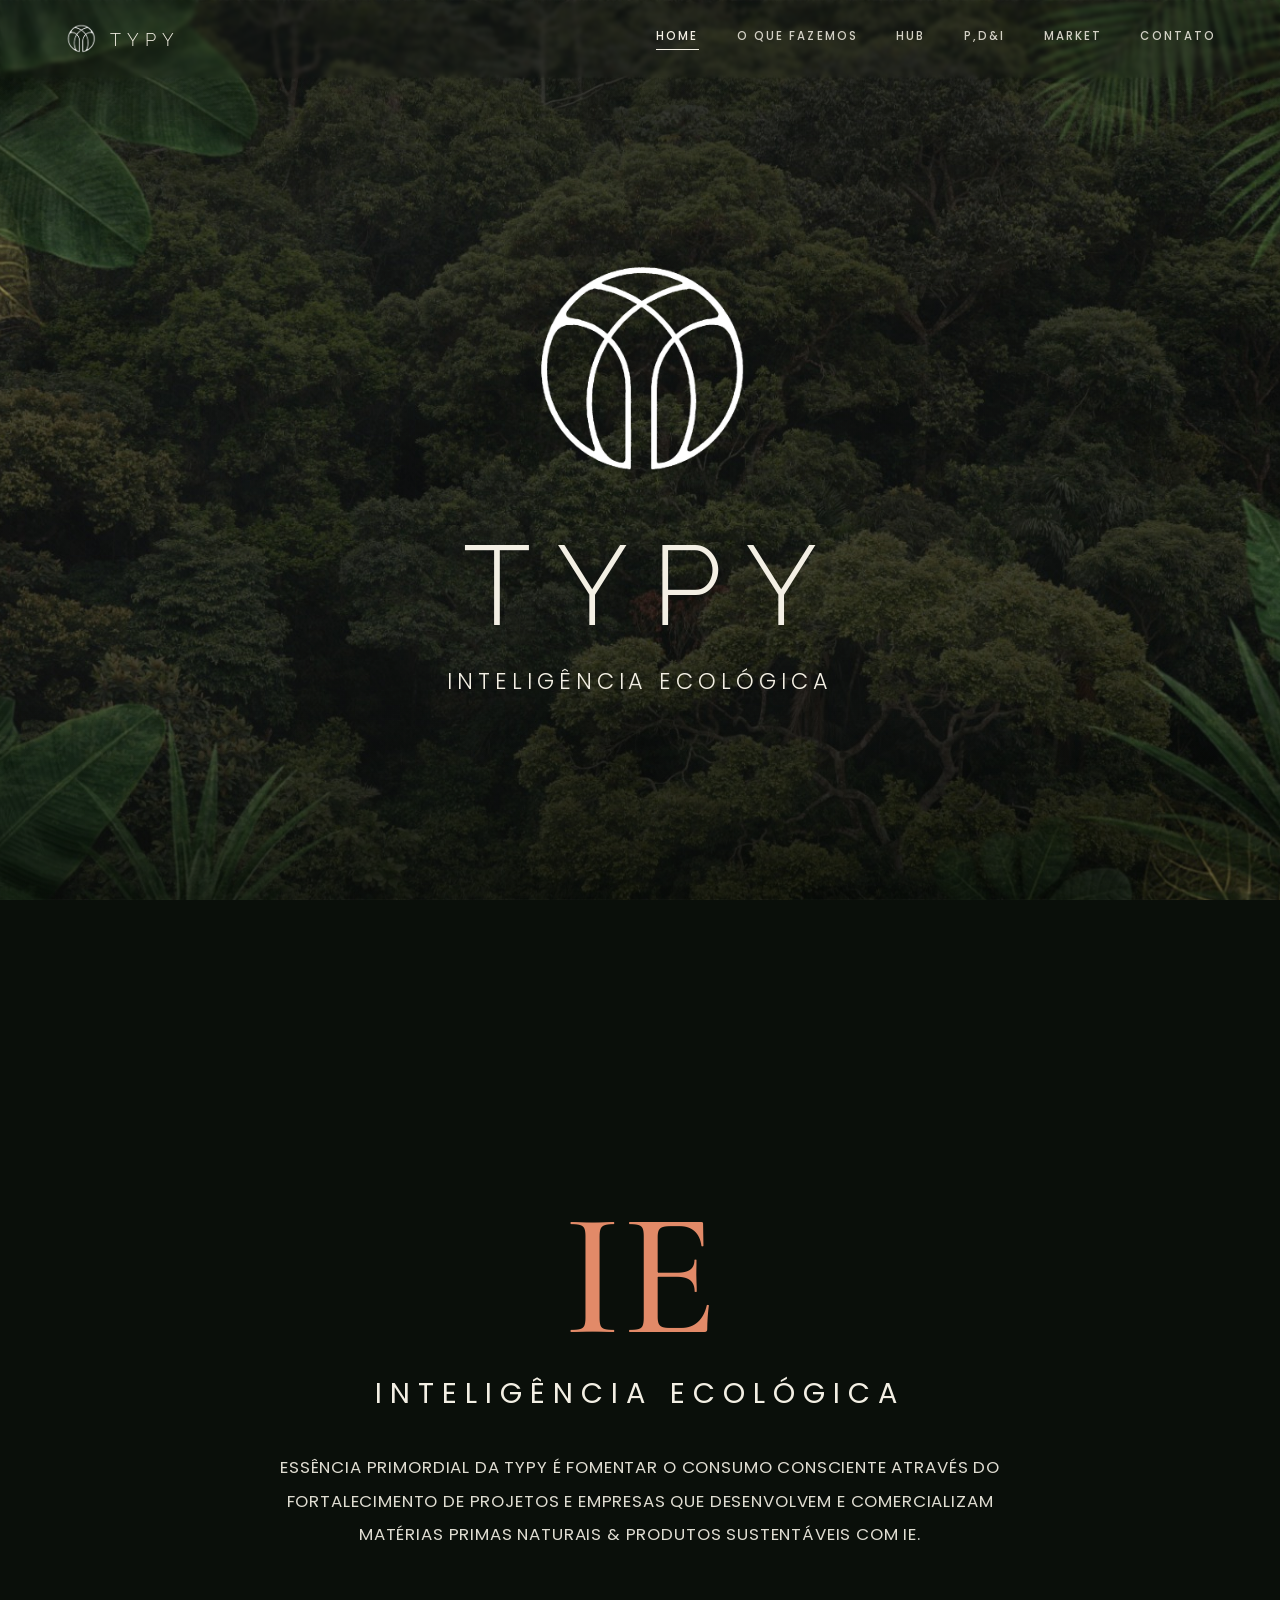
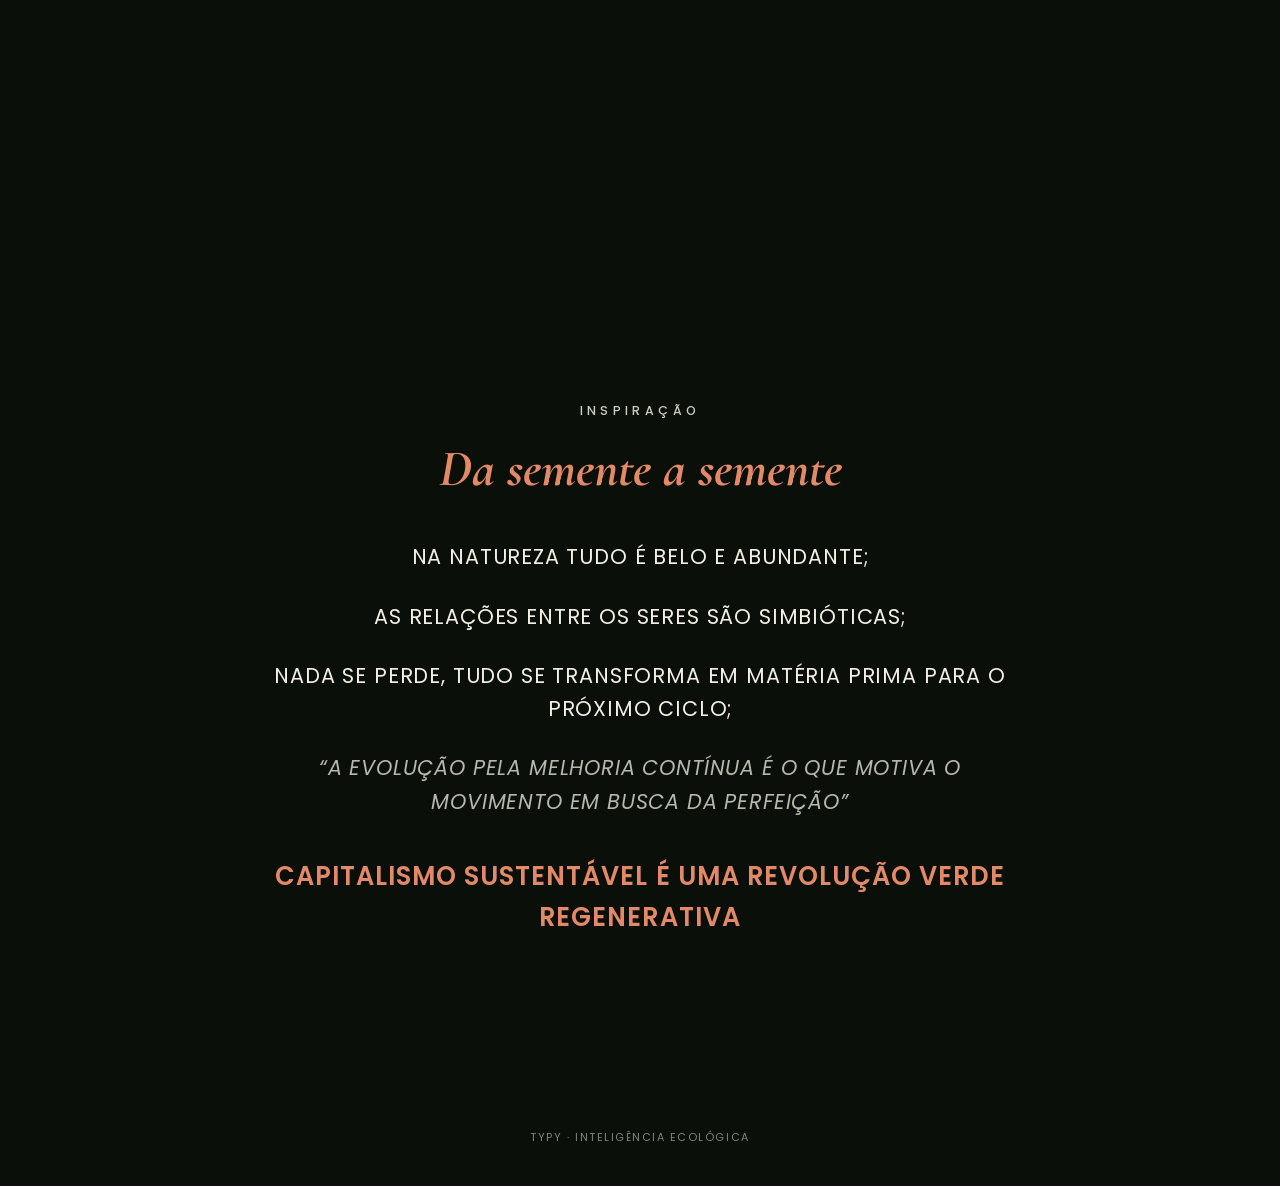
<file: index.html>
<!DOCTYPE html>
<html lang="pt-BR">
<head>
<meta charset="UTF-8">
<meta name="viewport" content="width=device-width, initial-scale=1.0">
<title>TYPY — Inteligência Ecológica</title>
<meta name="description" content="TYPY fomenta o consumo consciente através do fortalecimento de projetos e empresas de Inteligência Ecológica.">
<link rel="preconnect" href="https://fonts.googleapis.com">
<link href="https://fonts.googleapis.com/css2?family=Cormorant+Garamond:ital,wght@0,400;0,500;0,600;1,400&family=Poppins:wght@300;400;500;600&family=Raleway:wght@100;200;300&display=swap" rel="stylesheet">
<link rel="stylesheet" href="assets/style.css">
</head>
<body>

<div class="forest-bg"></div>
<div class="vignette"></div>

<header class="nav">
  <a href="index.html" class="brand">
    <img class="brand-mark" src="images/logo-mark.png" alt="">
    <span class="brand-word">TYPY</span>
  </a>
  <nav class="nav-links">
    <a href="index.html" class="active">Home</a>
    <a href="o-que-fazemos.html">O Que Fazemos</a>
    <a href="hub.html">Hub</a>
    <a href="pdi.html">P,D&amp;I</a>
    <a href="market.html">Market</a>
    <a href="contato.html">Contato</a>
  </nav>
  <button class="nav-toggle" aria-label="Abrir menu">☰</button>
</header>

<main>

  <!-- CAPA -->
  <section class="panel">
    <img class="hero-mark" src="images/logo-mark.png" alt="">
    <h1 class="hero-word">TYPY</h1>
    <p class="hero-tagline">Inteligência Ecológica</p>
  </section>

  <!-- IE -->
  <section class="panel reveal">
    <p class="ie-big">IE</p>
    <p class="ie-sub">Inteligência Ecológica</p>
    <p class="ie-text">
      Essência primordial da TYPY é fomentar o consumo consciente através do
      fortalecimento de projetos e empresas que desenvolvem e comercializam
      matérias primas naturais &amp; produtos sustentáveis com IE.
    </p>
  </section>

  <!-- INSPIRAÇÃO -->
  <section class="panel reveal">
    <p class="eyebrow">Inspiração</p>
    <h2 class="insp-title">Da semente a semente</h2>
    <div class="insp-lines">
      <p>Na natureza tudo é belo e abundante;</p>
      <p>As relações entre os seres são simbióticas;</p>
      <p>Nada se perde, tudo se transforma em matéria prima para o próximo ciclo;</p>
      <p class="insp-quote">“A evolução pela melhoria contínua é o que motiva o movimento em busca da perfeição”</p>
      <p class="insp-final">Capitalismo sustentável é uma revolução verde regenerativa</p>
    </div>
  </section>

</main>

<footer class="site-footer">TYPY · Inteligência Ecológica</footer>

<script src="assets/main.js"></script>
</body>
</html>
</file>
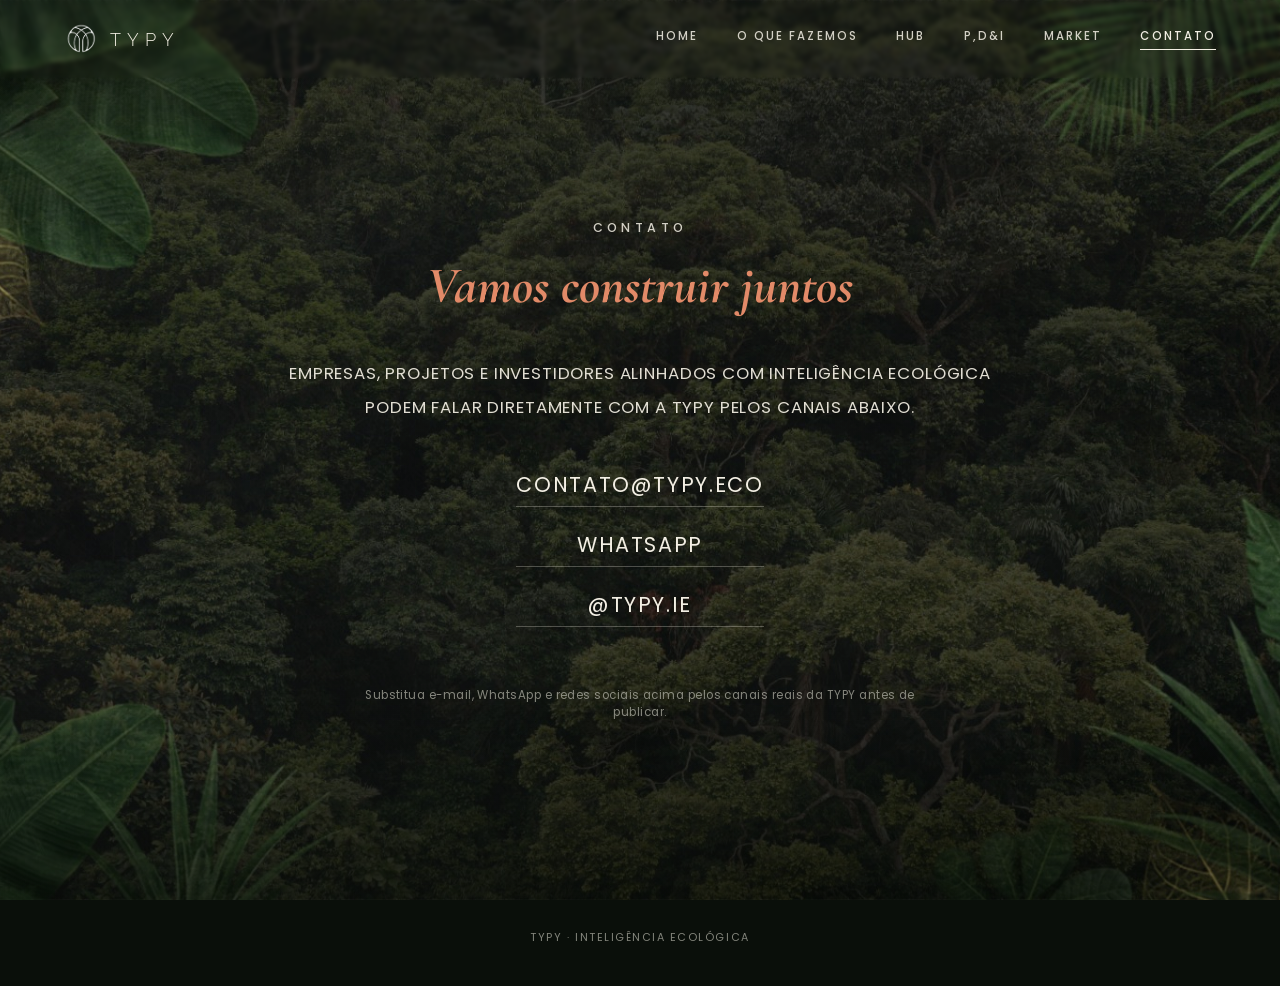
<file: contato.html>
<!DOCTYPE html>
<html lang="pt-BR">
<head>
<meta charset="UTF-8">
<meta name="viewport" content="width=device-width, initial-scale=1.0">
<title>Contato — TYPY</title>
<meta name="description" content="Fale com a TYPY — Inteligência Ecológica.">
<link rel="preconnect" href="https://fonts.googleapis.com">
<link href="https://fonts.googleapis.com/css2?family=Cormorant+Garamond:ital,wght@0,400;0,500;0,600;1,400&family=Poppins:wght@300;400;500;600&family=Raleway:wght@100;200;300&display=swap" rel="stylesheet">
<link rel="stylesheet" href="assets/style.css">
</head>
<body>

<div class="forest-bg"></div>
<div class="vignette"></div>

<header class="nav">
  <a href="index.html" class="brand">
    <img class="brand-mark" src="images/logo-mark.png" alt="">
    <span class="brand-word">TYPY</span>
  </a>
  <nav class="nav-links">
    <a href="index.html">Home</a>
    <a href="o-que-fazemos.html">O Que Fazemos</a>
    <a href="hub.html">Hub</a>
    <a href="pdi.html">P,D&amp;I</a>
    <a href="market.html">Market</a>
    <a href="contato.html" class="active">Contato</a>
  </nav>
  <button class="nav-toggle" aria-label="Abrir menu">☰</button>
</header>

<main>

  <section class="panel">
    <p class="eyebrow">Contato</p>
    <h1 class="insp-title">Vamos construir juntos</h1>
    <p class="ie-text" style="margin-top:0;">
      Empresas, projetos e investidores alinhados com Inteligência Ecológica
      podem falar diretamente com a TYPY pelos canais abaixo.
    </p>

    <div class="contact-list">
      <a href="mailto:contato@typy.eco">contato@typy.eco</a>
      <a href="https://wa.me/5500000000000" target="_blank" rel="noopener">WhatsApp</a>
      <a href="https://instagram.com/typy.ie" target="_blank" rel="noopener">@typy.ie</a>
    </div>

    <p class="note">Substitua e-mail, WhatsApp e redes sociais acima pelos canais reais da TYPY antes de publicar.</p>
  </section>

</main>

<footer class="site-footer">TYPY · Inteligência Ecológica</footer>

<script src="assets/main.js"></script>
</body>
</html>
</file>
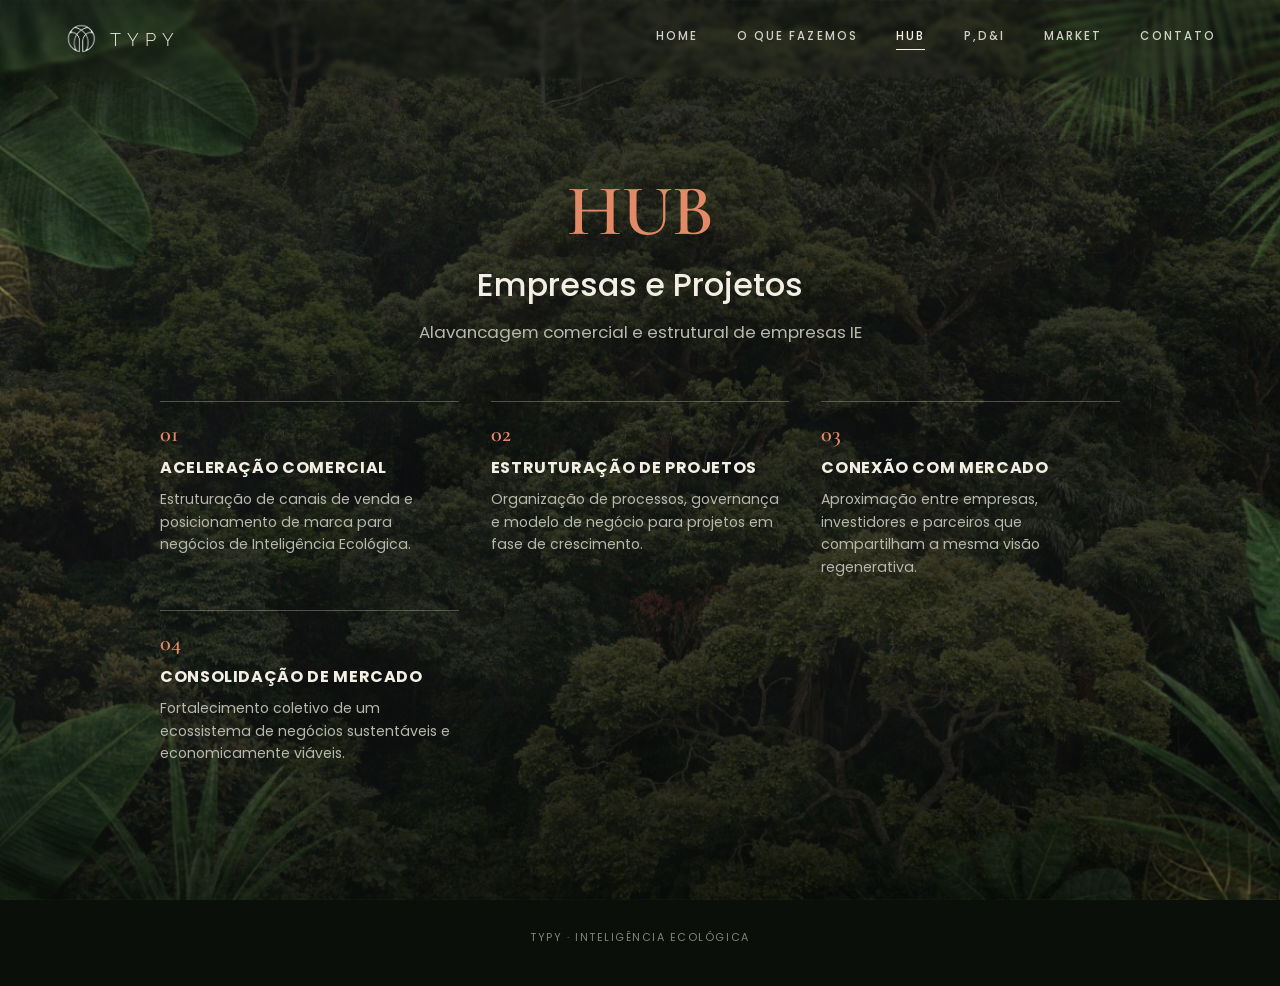
<file: hub.html>
<!DOCTYPE html>
<html lang="pt-BR">
<head>
<meta charset="UTF-8">
<meta name="viewport" content="width=device-width, initial-scale=1.0">
<title>Hub — TYPY</title>
<meta name="description" content="HUB TYPY: alavancagem comercial e estrutural de empresas e projetos de Inteligência Ecológica.">
<link rel="preconnect" href="https://fonts.googleapis.com">
<link href="https://fonts.googleapis.com/css2?family=Cormorant+Garamond:ital,wght@0,400;0,500;0,600;1,400&family=Poppins:wght@300;400;500;600&family=Raleway:wght@100;200;300&display=swap" rel="stylesheet">
<link rel="stylesheet" href="assets/style.css">
</head>
<body>

<div class="forest-bg"></div>
<div class="vignette"></div>

<header class="nav">
  <a href="index.html" class="brand">
    <img class="brand-mark" src="images/logo-mark.png" alt="">
    <span class="brand-word">TYPY</span>
  </a>
  <nav class="nav-links">
    <a href="index.html">Home</a>
    <a href="o-que-fazemos.html">O Que Fazemos</a>
    <a href="hub.html" class="active">Hub</a>
    <a href="pdi.html">P,D&amp;I</a>
    <a href="market.html">Market</a>
    <a href="contato.html">Contato</a>
  </nav>
  <button class="nav-toggle" aria-label="Abrir menu">☰</button>
</header>

<main>

  <section class="panel">
    <p class="detail-tag">HUB</p>
    <h1 class="detail-title">Empresas e Projetos</h1>
    <p class="detail-subtitle">Alavancagem comercial e estrutural de empresas IE</p>

    <div class="pillars">
      <div class="pillar">
        <span class="pillar-index">01</span>
        <h4>Aceleração Comercial</h4>
        <p>Estruturação de canais de venda e posicionamento de marca para negócios de Inteligência Ecológica.</p>
      </div>
      <div class="pillar">
        <span class="pillar-index">02</span>
        <h4>Estruturação de Projetos</h4>
        <p>Organização de processos, governança e modelo de negócio para projetos em fase de crescimento.</p>
      </div>
      <div class="pillar">
        <span class="pillar-index">03</span>
        <h4>Conexão com Mercado</h4>
        <p>Aproximação entre empresas, investidores e parceiros que compartilham a mesma visão regenerativa.</p>
      </div>
      <div class="pillar">
        <span class="pillar-index">04</span>
        <h4>Consolidação de Mercado</h4>
        <p>Fortalecimento coletivo de um ecossistema de negócios sustentáveis e economicamente viáveis.</p>
      </div>
    </div>
  </section>

</main>

<footer class="site-footer">TYPY · Inteligência Ecológica</footer>

<script src="assets/main.js"></script>
</body>
</html>
</file>
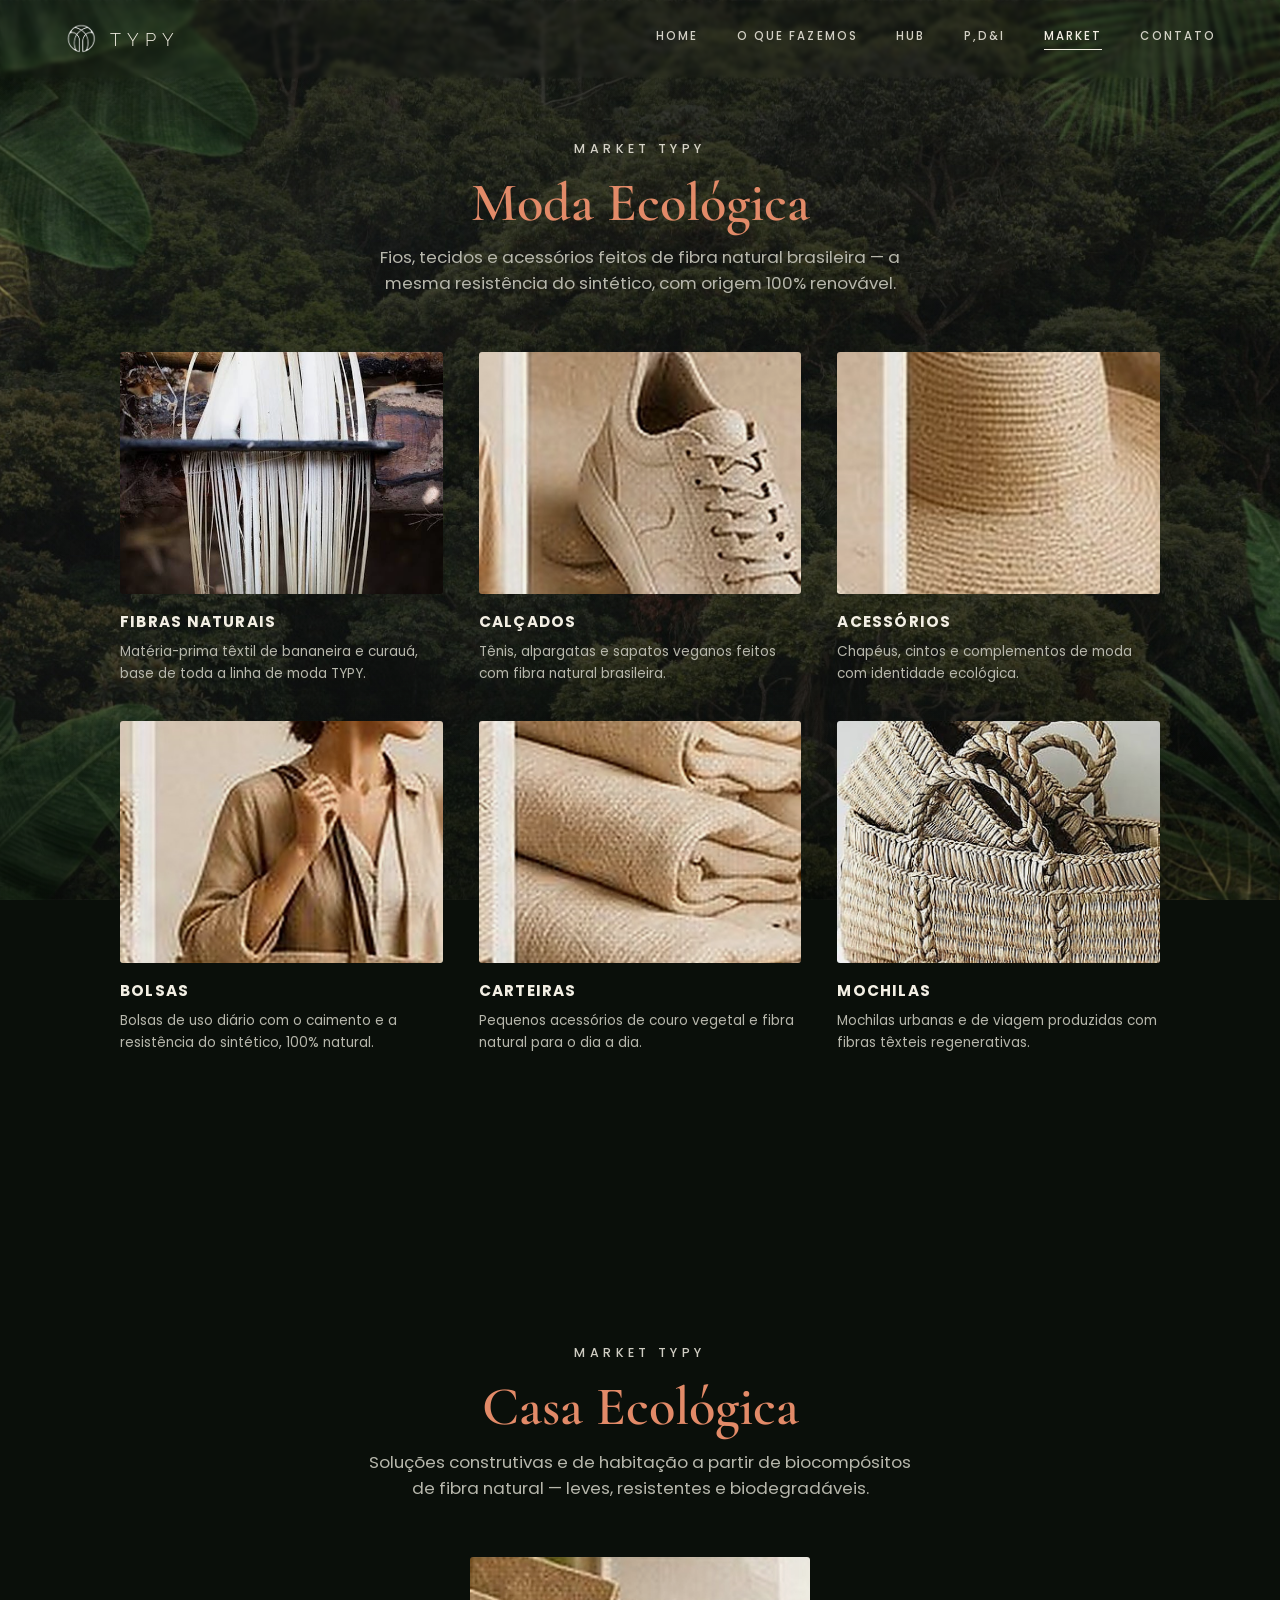
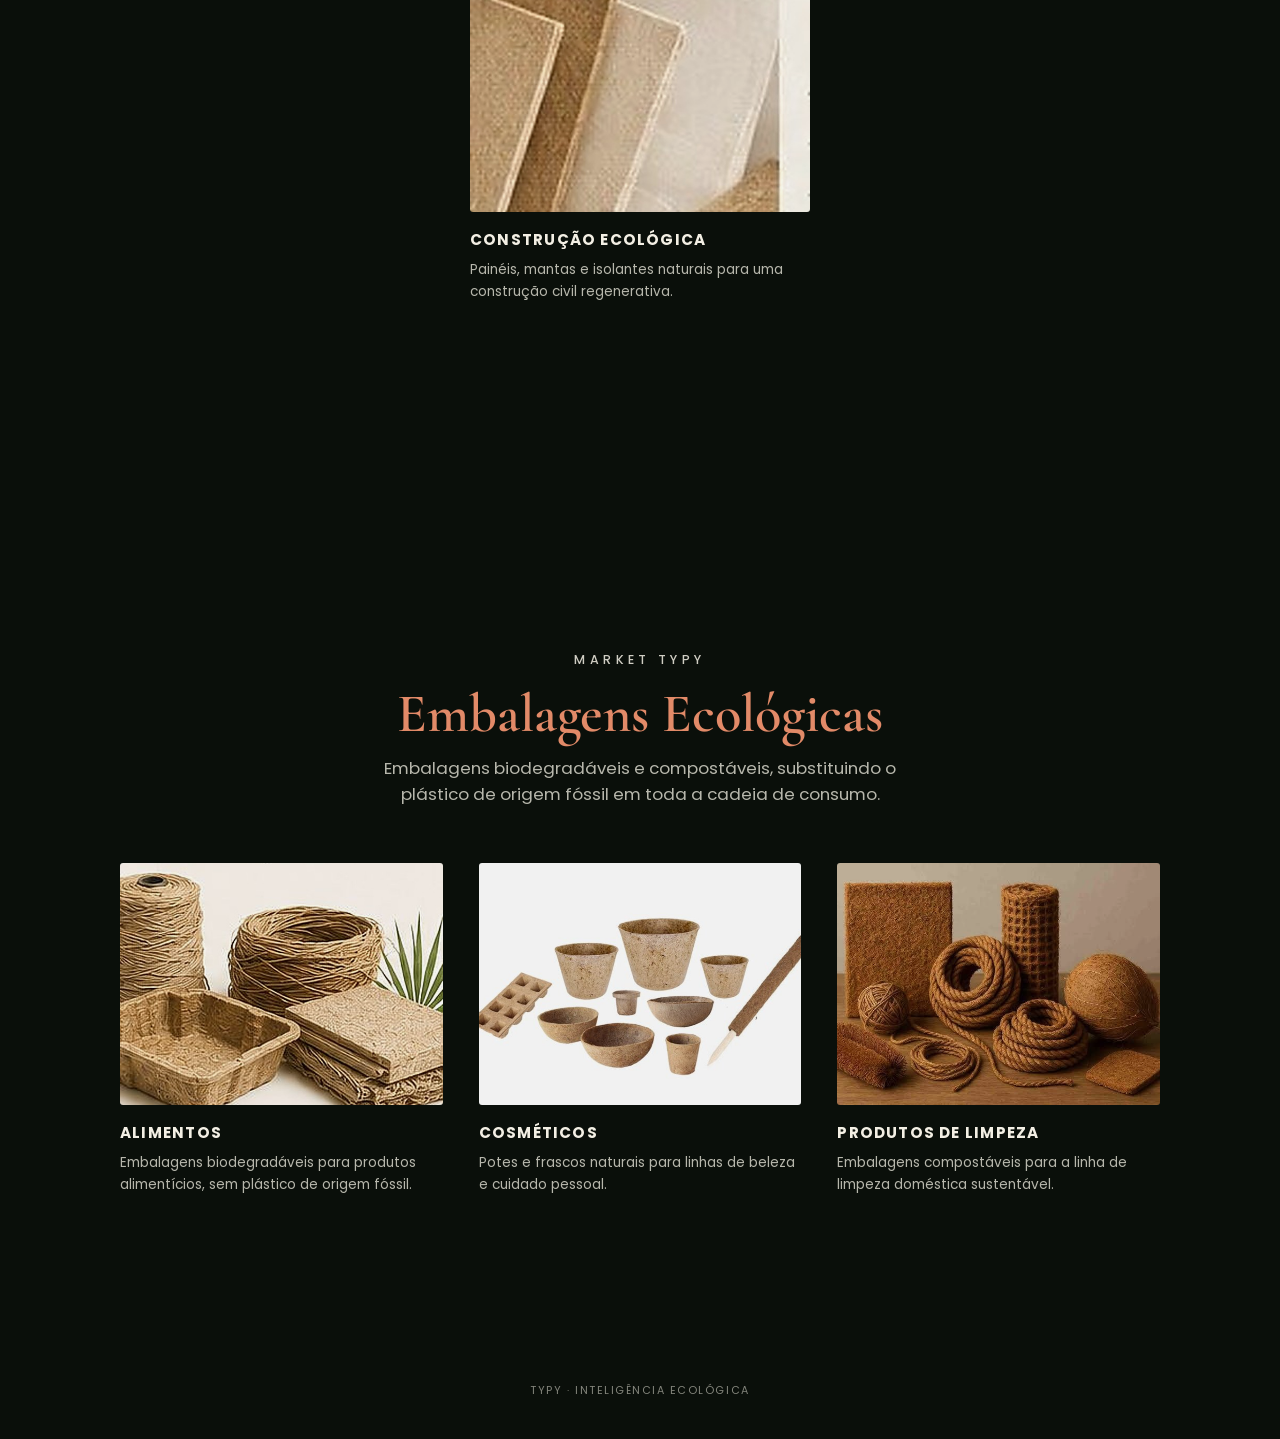
<file: market.html>
<!DOCTYPE html>
<html lang="pt-BR">
<head>
<meta charset="UTF-8">
<meta name="viewport" content="width=device-width, initial-scale=1.0">
<title>Market — TYPY</title>
<meta name="description" content="Market TYPY: moda ecológica, casa ecológica e embalagens ecológicas feitas a partir de fibras naturais brasileiras.">
<link rel="preconnect" href="https://fonts.googleapis.com">
<link href="https://fonts.googleapis.com/css2?family=Cormorant+Garamond:ital,wght@0,400;0,500;0,600;1,400&family=Poppins:wght@300;400;500;600&family=Raleway:wght@100;200;300&display=swap" rel="stylesheet">
<link rel="stylesheet" href="assets/style.css">
</head>
<body>

<div class="forest-bg"></div>
<div class="vignette"></div>

<header class="nav">
  <a href="index.html" class="brand">
    <img class="brand-mark" src="images/logo-mark.png" alt="">
    <span class="brand-word">TYPY</span>
  </a>
  <nav class="nav-links">
    <a href="index.html">Home</a>
    <a href="o-que-fazemos.html">O Que Fazemos</a>
    <a href="hub.html">Hub</a>
    <a href="pdi.html">P,D&amp;I</a>
    <a href="market.html" class="active">Market</a>
    <a href="contato.html">Contato</a>
  </nav>
  <button class="nav-toggle" aria-label="Abrir menu">☰</button>
</header>

<main>

  <!-- MODA ECOLÓGICA -->
  <section class="panel">
    <p class="eyebrow">Market TYPY</p>
    <h1 class="detail-tag" style="font-size:clamp(2rem,6vw,3.4rem);">Moda Ecológica</h1>
    <p class="detail-subtitle">Fios, tecidos e acessórios feitos de fibra natural brasileira — a mesma resistência do sintético, com origem 100% renovável.</p>

    <div class="market-grid">
      <div class="market-card">
        <div class="thumb"><img src="images/market/fibras-naturais.jpg" alt="Fibra natural brasileira sendo preparada artesanalmente"></div>
        <h4>Fibras Naturais</h4>
        <p>Matéria-prima têxtil de bananeira e curauá, base de toda a linha de moda TYPY.</p>
      </div>
      <div class="market-card">
        <div class="thumb"><img src="images/market/calcados.jpg" alt="Tênis vegano feito com fibra natural"></div>
        <h4>Calçados</h4>
        <p>Tênis, alpargatas e sapatos veganos feitos com fibra natural brasileira.</p>
      </div>
      <div class="market-card">
        <div class="thumb"><img src="images/market/acessorios.jpg" alt="Chapéu artesanal de fibra natural"></div>
        <h4>Acessórios</h4>
        <p>Chapéus, cintos e complementos de moda com identidade ecológica.</p>
      </div>
      <div class="market-card">
        <div class="thumb"><img src="images/market/bolsas.jpg" alt="Bolsa ecológica feita de fibra natural"></div>
        <h4>Bolsas</h4>
        <p>Bolsas de uso diário com o caimento e a resistência do sintético, 100% natural.</p>
      </div>
      <div class="market-card">
        <div class="thumb"><img src="images/market/carteiras.jpg" alt="Tecido natural dobrado, material usado em pequenos acessórios"></div>
        <h4>Carteiras</h4>
        <p>Pequenos acessórios de couro vegetal e fibra natural para o dia a dia.</p>
      </div>
      <div class="market-card">
        <div class="thumb"><img src="images/market/mochilas.jpg" alt="Bolsas trançadas em fibra natural com alças"></div>
        <h4>Mochilas</h4>
        <p>Mochilas urbanas e de viagem produzidas com fibras têxteis regenerativas.</p>
      </div>
    </div>
  </section>

  <!-- CASA ECOLÓGICA -->
  <section class="panel reveal">
    <p class="eyebrow">Market TYPY</p>
    <h1 class="detail-tag" style="font-size:clamp(2rem,6vw,3.4rem);">Casa Ecológica</h1>
    <p class="detail-subtitle">Soluções construtivas e de habitação a partir de biocompósitos de fibra natural — leves, resistentes e biodegradáveis.</p>

    <div class="market-grid market-grid--single">
      <div class="market-card">
        <div class="thumb"><img src="images/market/construcao-ecologica.jpg" alt="Painéis de biocompósito de fibra natural para construção"></div>
        <h4>Construção Ecológica</h4>
        <p>Painéis, mantas e isolantes naturais para uma construção civil regenerativa.</p>
      </div>
    </div>
  </section>

  <!-- EMBALAGENS ECOLÓGICAS -->
  <section class="panel reveal">
    <p class="eyebrow">Market TYPY</p>
    <h1 class="detail-tag" style="font-size:clamp(2rem,6vw,3.4rem);">Embalagens Ecológicas</h1>
    <p class="detail-subtitle">Embalagens biodegradáveis e compostáveis, substituindo o plástico de origem fóssil em toda a cadeia de consumo.</p>

    <div class="market-grid">
      <div class="market-card">
        <div class="thumb"><img src="images/market/embalagens-alimentos.jpg" alt="Embalagens biodegradáveis de fibra natural para alimentos"></div>
        <h4>Alimentos</h4>
        <p>Embalagens biodegradáveis para produtos alimentícios, sem plástico de origem fóssil.</p>
      </div>
      <div class="market-card">
        <div class="thumb"><img src="images/market/embalagens-cosmeticos.jpg" alt="Potes biodegradáveis de fibra de coco"></div>
        <h4>Cosméticos</h4>
        <p>Potes e frascos naturais para linhas de beleza e cuidado pessoal.</p>
      </div>
      <div class="market-card">
        <div class="thumb"><img src="images/market/embalagens-limpeza.jpg" alt="Produtos naturais de fibra de coco"></div>
        <h4>Produtos de Limpeza</h4>
        <p>Embalagens compostáveis para a linha de limpeza doméstica sustentável.</p>
      </div>
    </div>
  </section>

</main>

<footer class="site-footer">TYPY · Inteligência Ecológica</footer>

<script src="assets/main.js"></script>
</body>
</html>
</file>
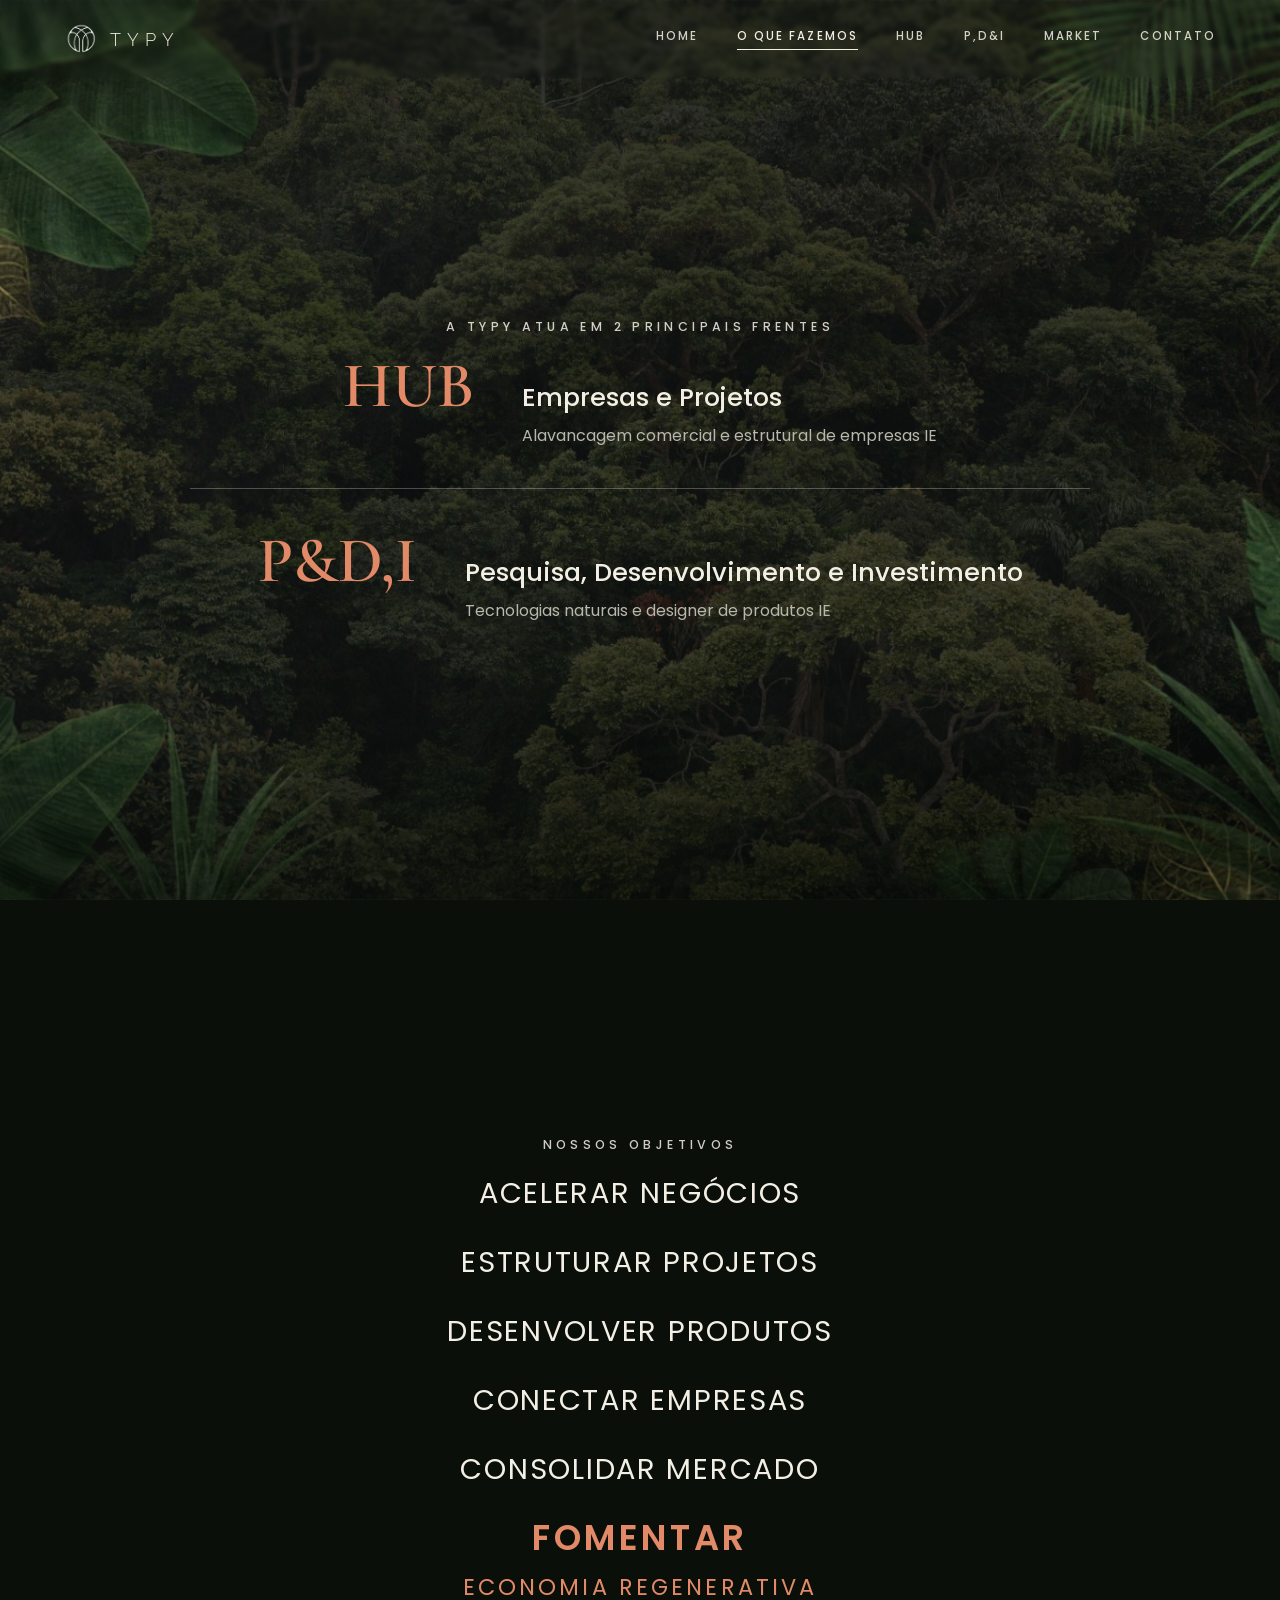
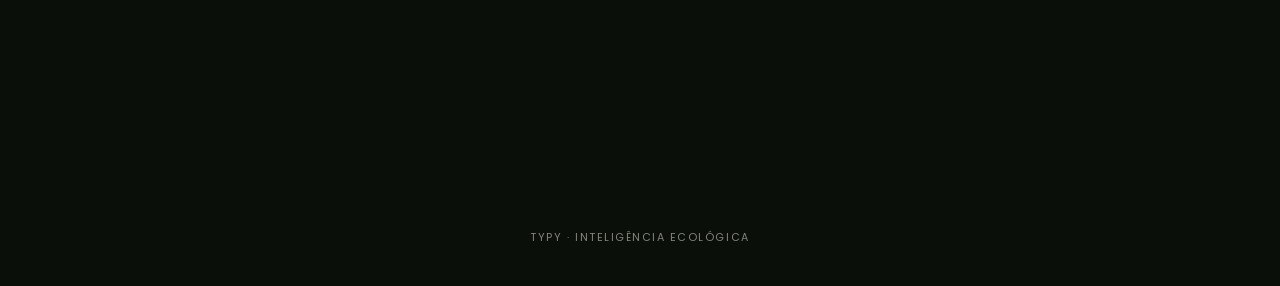
<file: o-que-fazemos.html>
<!DOCTYPE html>
<html lang="pt-BR">
<head>
<meta charset="UTF-8">
<meta name="viewport" content="width=device-width, initial-scale=1.0">
<title>O Que Fazemos — TYPY</title>
<meta name="description" content="A TYPY atua em duas frentes: HUB de Empresas e Projetos, e P,D&I — Pesquisa, Desenvolvimento e Investimento.">
<link rel="preconnect" href="https://fonts.googleapis.com">
<link href="https://fonts.googleapis.com/css2?family=Cormorant+Garamond:ital,wght@0,400;0,500;0,600;1,400&family=Poppins:wght@300;400;500;600&family=Raleway:wght@100;200;300&display=swap" rel="stylesheet">
<link rel="stylesheet" href="assets/style.css">
</head>
<body>

<div class="forest-bg"></div>
<div class="vignette"></div>

<header class="nav">
  <a href="index.html" class="brand">
    <img class="brand-mark" src="images/logo-mark.png" alt="">
    <span class="brand-word">TYPY</span>
  </a>
  <nav class="nav-links">
    <a href="index.html">Home</a>
    <a href="o-que-fazemos.html" class="active">O Que Fazemos</a>
    <a href="hub.html">Hub</a>
    <a href="pdi.html">P,D&amp;I</a>
    <a href="market.html">Market</a>
    <a href="contato.html">Contato</a>
  </nav>
  <button class="nav-toggle" aria-label="Abrir menu">☰</button>
</header>

<main>

  <!-- 2 FRENTES -->
  <section class="panel">
    <p class="eyebrow">A TYPY atua em 2 principais frentes</p>
    <div class="frentes">
      <div class="frente-row">
        <span class="frente-tag">HUB</span>
        <div class="frente-copy">
          <h3>Empresas e Projetos</h3>
          <p>Alavancagem comercial e estrutural de empresas IE</p>
        </div>
      </div>
      <div class="frente-divider"></div>
      <div class="frente-row">
        <span class="frente-tag">P&amp;D,I</span>
        <div class="frente-copy">
          <h3>Pesquisa, Desenvolvimento e Investimento</h3>
          <p>Tecnologias naturais e designer de produtos IE</p>
        </div>
      </div>
    </div>
  </section>

  <!-- OBJETIVOS -->
  <section class="panel reveal">
    <p class="eyebrow">Nossos Objetivos</p>
    <ul class="obj-list">
      <li>Acelerar Negócios</li>
      <li>Estruturar Projetos</li>
      <li>Desenvolver Produtos</li>
      <li>Conectar Empresas</li>
      <li>Consolidar Mercado</li>
    </ul>
    <div class="obj-final">
      <span class="fomentar">Fomentar</span>
      <span class="economia">Economia Regenerativa</span>
    </div>
  </section>

</main>

<footer class="site-footer">TYPY · Inteligência Ecológica</footer>

<script src="assets/main.js"></script>
</body>
</html>
</file>
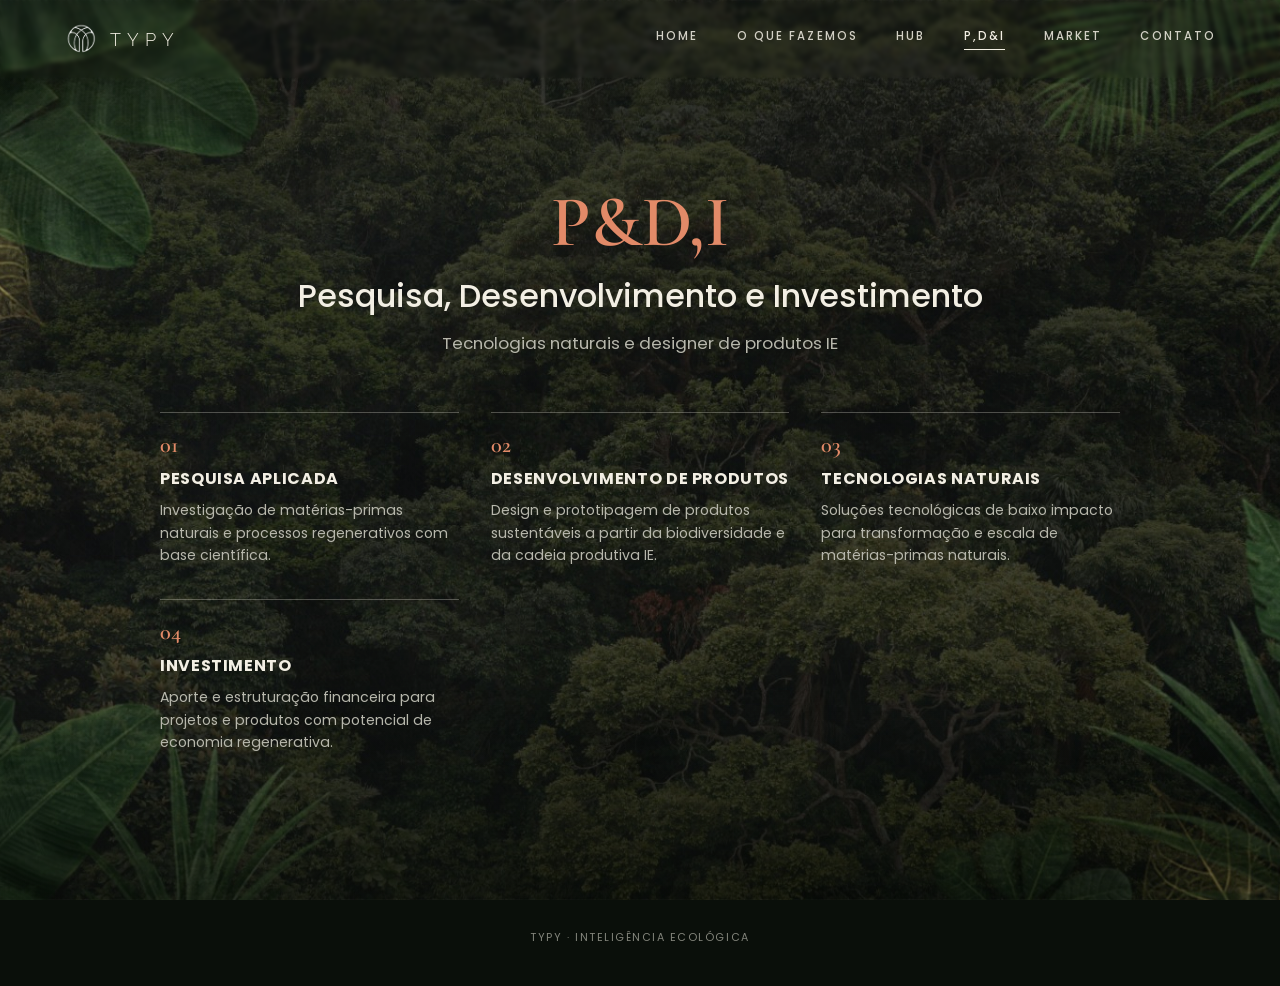
<file: pdi.html>
<!DOCTYPE html>
<html lang="pt-BR">
<head>
<meta charset="UTF-8">
<meta name="viewport" content="width=device-width, initial-scale=1.0">
<title>P,D&amp;I — TYPY</title>
<meta name="description" content="P,D&I TYPY: pesquisa, desenvolvimento e investimento em tecnologias naturais e design de produtos de Inteligência Ecológica.">
<link rel="preconnect" href="https://fonts.googleapis.com">
<link href="https://fonts.googleapis.com/css2?family=Cormorant+Garamond:ital,wght@0,400;0,500;0,600;1,400&family=Poppins:wght@300;400;500;600&family=Raleway:wght@100;200;300&display=swap" rel="stylesheet">
<link rel="stylesheet" href="assets/style.css">
</head>
<body>

<div class="forest-bg"></div>
<div class="vignette"></div>

<header class="nav">
  <a href="index.html" class="brand">
    <img class="brand-mark" src="images/logo-mark.png" alt="">
    <span class="brand-word">TYPY</span>
  </a>
  <nav class="nav-links">
    <a href="index.html">Home</a>
    <a href="o-que-fazemos.html">O Que Fazemos</a>
    <a href="hub.html">Hub</a>
    <a href="pdi.html" class="active">P,D&amp;I</a>
    <a href="market.html">Market</a>
    <a href="contato.html">Contato</a>
  </nav>
  <button class="nav-toggle" aria-label="Abrir menu">☰</button>
</header>

<main>

  <section class="panel">
    <p class="detail-tag">P&amp;D,I</p>
    <h1 class="detail-title">Pesquisa, Desenvolvimento e Investimento</h1>
    <p class="detail-subtitle">Tecnologias naturais e designer de produtos IE</p>

    <div class="pillars">
      <div class="pillar">
        <span class="pillar-index">01</span>
        <h4>Pesquisa Aplicada</h4>
        <p>Investigação de matérias-primas naturais e processos regenerativos com base científica.</p>
      </div>
      <div class="pillar">
        <span class="pillar-index">02</span>
        <h4>Desenvolvimento de Produtos</h4>
        <p>Design e prototipagem de produtos sustentáveis a partir da biodiversidade e da cadeia produtiva IE.</p>
      </div>
      <div class="pillar">
        <span class="pillar-index">03</span>
        <h4>Tecnologias Naturais</h4>
        <p>Soluções tecnológicas de baixo impacto para transformação e escala de matérias-primas naturais.</p>
      </div>
      <div class="pillar">
        <span class="pillar-index">04</span>
        <h4>Investimento</h4>
        <p>Aporte e estruturação financeira para projetos e produtos com potencial de economia regenerativa.</p>
      </div>
    </div>
  </section>

</main>

<footer class="site-footer">TYPY · Inteligência Ecológica</footer>

<script src="assets/main.js"></script>
</body>
</html>
</file>
<file: assets/style.css>
/* ============================================================
   TYPY — Inteligência Ecológica
   Folha de estilos compartilhada por todas as páginas
   ============================================================ */

* { margin: 0; padding: 0; box-sizing: border-box; }

:root {
  --forest-950: #0a0f0a;
  --forest-900: #10160f;
  --forest-800: #1b241a;
  --forest-700: #29342a;
  --coral: #e28a68;
  --coral-light: #eea988;
  --cream: #f3efe4;
  --gray: #b7b7ac;
  --line: rgba(243, 239, 228, 0.28);
  --font-sans: 'Poppins', sans-serif;
  --font-serif: 'Cormorant Garamond', serif;
  --font-display: 'Raleway', sans-serif;
}

html {
  scroll-behavior: smooth;
  scroll-snap-type: y proximity;
}

body {
  background: var(--forest-950);
  color: var(--cream);
  font-family: var(--font-sans);
  overflow-x: hidden;
}

a { color: inherit; text-decoration: none; }
ul { list-style: none; }
img { max-width: 100%; display: block; }

/* ---------- fundo de floresta (foto real) ---------- */

.forest-bg {
  position: fixed;
  inset: 0;
  z-index: -3;
  background: #0a0f0a url("../images/forest-bg.jpg") center / cover no-repeat;
}

/* vinheta leve — a própria foto já traz as folhas de canto e o escurecimento */
.vignette {
  position: fixed;
  inset: 0;
  z-index: -1;
  pointer-events: none;
  background:
    linear-gradient(180deg, rgba(6, 10, 6, 0.35) 0%, rgba(6, 10, 6, 0.1) 25%, rgba(6, 10, 6, 0.15) 70%, rgba(4, 7, 4, 0.55) 100%);
}

/* ---------- navegação ---------- */

.nav {
  position: fixed;
  top: 0;
  left: 0;
  right: 0;
  z-index: 50;
  display: flex;
  align-items: center;
  justify-content: space-between;
  padding: 22px clamp(20px, 5vw, 64px);
  backdrop-filter: blur(2px);
}

.brand {
  display: flex;
  align-items: center;
  gap: 12px;
}

.brand-mark { width: 34px; height: 34px; flex-shrink: 0; object-fit: contain; }

.brand-word {
  font-family: var(--font-display);
  font-weight: 300;
  font-size: 1.15rem;
  letter-spacing: 0.32em;
}

.nav-links {
  display: flex;
  gap: clamp(18px, 3vw, 40px);
}

.nav-links a {
  font-size: 0.72rem;
  font-weight: 500;
  letter-spacing: 0.18em;
  text-transform: uppercase;
  padding-bottom: 4px;
  border-bottom: 1px solid transparent;
  white-space: nowrap;
  opacity: 0.85;
  transition: opacity 0.2s, border-color 0.2s;
}

.nav-links a:hover { opacity: 1; }

.nav-links a.active {
  opacity: 1;
  border-bottom-color: var(--cream);
}

.nav-toggle {
  display: none;
  background: none;
  border: none;
  color: var(--cream);
  font-size: 1.4rem;
  cursor: pointer;
}

@media (max-width: 820px) {
  .nav-links {
    position: fixed;
    top: 0;
    right: 0;
    height: 100vh;
    width: min(78vw, 320px);
    background: var(--forest-900);
    flex-direction: column;
    justify-content: center;
    align-items: flex-start;
    gap: 30px;
    padding: 40px;
    transform: translateX(100%);
    transition: transform 0.3s ease;
    box-shadow: -10px 0 40px rgba(0,0,0,0.4);
  }
  .nav-links.open { transform: translateX(0); }
  .nav-toggle { display: block; z-index: 60; }
}

/* ---------- painéis de tela cheia ---------- */

.panel {
  min-height: 100vh;
  min-height: 100svh;
  display: flex;
  flex-direction: column;
  align-items: center;
  justify-content: center;
  text-align: center;
  padding: 140px clamp(20px, 8vw, 120px) 100px;
  scroll-snap-align: start;
  position: relative;
}

.eyebrow {
  font-size: 0.78rem;
  font-weight: 500;
  letter-spacing: 0.35em;
  text-transform: uppercase;
  color: var(--cream);
  opacity: 0.85;
  margin-bottom: 18px;
}

.reveal {
  opacity: 0;
  transform: translateY(24px);
  transition: opacity 0.8s ease, transform 0.8s ease;
}
.reveal.in-view { opacity: 1; transform: translateY(0); }

/* ---------- home / hero ---------- */

.hero-mark {
  width: clamp(150px, 22vw, 260px);
  height: auto;
  margin-bottom: 28px;
  object-fit: contain;
}

.hero-word {
  font-family: var(--font-display);
  font-weight: 300;
  font-size: clamp(3rem, 12vw, 7rem);
  letter-spacing: 0.22em;
  line-height: 1;
  margin-left: 0.22em; /* compensa o letter-spacing no centro óptico */
}

.hero-tagline {
  margin-top: 22px;
  font-size: clamp(1rem, 2.4vw, 1.4rem);
  letter-spacing: 0.22em;
  text-transform: uppercase;
  font-weight: 300;
  color: var(--cream);
}

/* ---------- seção IE ---------- */

.ie-big {
  font-family: var(--font-serif);
  font-weight: 500;
  color: var(--coral);
  font-size: clamp(5rem, 18vw, 11rem);
  line-height: 1;
}

.ie-sub {
  margin-top: 8px;
  font-size: clamp(1.1rem, 3vw, 1.8rem);
  letter-spacing: 0.28em;
  text-transform: uppercase;
  font-weight: 400;
}

.ie-text {
  margin-top: 36px;
  max-width: 760px;
  font-size: clamp(0.85rem, 1.6vw, 1.05rem);
  letter-spacing: 0.05em;
  text-transform: uppercase;
  line-height: 2;
  color: var(--cream);
  opacity: 0.92;
}

/* ---------- inspiração ---------- */

.insp-title {
  font-family: var(--font-serif);
  font-style: italic;
  color: var(--coral);
  font-size: clamp(1.8rem, 5vw, 3.2rem);
  margin-bottom: 40px;
}

.insp-lines {
  max-width: 780px;
  display: flex;
  flex-direction: column;
  gap: 26px;
}

.insp-lines p {
  font-size: clamp(0.95rem, 2vw, 1.3rem);
  text-transform: uppercase;
  letter-spacing: 0.04em;
  line-height: 1.6;
}

.insp-quote {
  font-style: italic;
  color: var(--gray);
}

.insp-final {
  margin-top: 12px;
  color: var(--coral);
  font-weight: 600;
  font-size: clamp(1.1rem, 2.4vw, 1.6rem) !important;
}

/* ---------- frentes (o que fazemos) ---------- */

.frentes {
  width: 100%;
  max-width: 900px;
  display: flex;
  flex-direction: column;
  gap: 40px;
}

.frente-row {
  display: flex;
  align-items: baseline;
  justify-content: center;
  gap: clamp(16px, 4vw, 48px);
  flex-wrap: wrap;
  text-align: left;
}

.frente-tag {
  font-family: var(--font-serif);
  font-weight: 600;
  color: var(--coral);
  font-size: clamp(2.2rem, 7vw, 4rem);
  line-height: 1;
}

.frente-copy h3 {
  font-size: clamp(1.1rem, 2.6vw, 1.6rem);
  font-weight: 500;
  margin-bottom: 6px;
}

.frente-copy p {
  font-size: clamp(0.8rem, 1.6vw, 1rem);
  color: var(--gray);
  max-width: 420px;
}

.frente-divider {
  width: 100%;
  height: 1px;
  background: var(--line);
}

/* ---------- objetivos ---------- */

.obj-list {
  display: flex;
  flex-direction: column;
  gap: 26px;
}

.obj-list li {
  font-size: clamp(1.1rem, 3.2vw, 1.8rem);
  letter-spacing: 0.06em;
  text-transform: uppercase;
  font-weight: 400;
}

.obj-final {
  margin-top: 20px;
}

.obj-final .fomentar {
  display: block;
  color: var(--coral);
  font-weight: 600;
  font-size: clamp(1.4rem, 4vw, 2.2rem);
  letter-spacing: 0.1em;
  text-transform: uppercase;
}

.obj-final .economia {
  display: block;
  color: var(--coral);
  font-weight: 400;
  font-size: clamp(1rem, 2.6vw, 1.4rem);
  letter-spacing: 0.14em;
  text-transform: uppercase;
  margin-top: 6px;
}

/* ---------- páginas de detalhe (HUB / P,D&I) ---------- */

.detail-tag {
  font-family: var(--font-serif);
  font-weight: 600;
  color: var(--coral);
  font-size: clamp(2.4rem, 8vw, 4.5rem);
  line-height: 1;
  margin-bottom: 14px;
}

.detail-title {
  font-size: clamp(1.3rem, 3.4vw, 2rem);
  font-weight: 500;
  margin-bottom: 10px;
}

.detail-subtitle {
  color: var(--gray);
  max-width: 560px;
  font-size: clamp(0.85rem, 1.8vw, 1.05rem);
  margin-bottom: 56px;
}

.pillars {
  width: 100%;
  max-width: 960px;
  display: grid;
  grid-template-columns: repeat(auto-fit, minmax(220px, 1fr));
  gap: 32px;
  text-align: left;
}

.pillar {
  border-top: 1px solid var(--line);
  padding-top: 18px;
}

.pillar-index {
  color: var(--coral);
  font-family: var(--font-serif);
  font-size: 1.4rem;
  font-weight: 600;
  display: block;
  margin-bottom: 8px;
}

.pillar h4 {
  font-size: 1rem;
  letter-spacing: 0.04em;
  text-transform: uppercase;
  margin-bottom: 8px;
}

.pillar p {
  color: var(--gray);
  font-size: 0.88rem;
  line-height: 1.6;
}

/* ---------- market: cards com foto ---------- */

.market-grid {
  width: 100%;
  max-width: 1040px;
  display: grid;
  grid-template-columns: repeat(auto-fit, minmax(240px, 1fr));
  gap: 36px;
  text-align: left;
}

.market-card .thumb {
  width: 100%;
  aspect-ratio: 4 / 3;
  overflow: hidden;
  border-radius: 3px;
  margin-bottom: 16px;
}

.market-card .thumb img {
  width: 100%;
  height: 100%;
  object-fit: cover;
  display: block;
  filter: saturate(0.92) brightness(0.96);
  transition: transform 0.5s ease;
}

.market-card:hover .thumb img {
  transform: scale(1.05);
}

.market-card h4 {
  font-size: 0.95rem;
  letter-spacing: 0.08em;
  text-transform: uppercase;
  margin-bottom: 8px;
}

.market-card p {
  color: var(--gray);
  font-size: 0.85rem;
  line-height: 1.6;
}

.market-grid--single {
  max-width: 340px;
}

.note {
  margin-top: 60px;
  font-size: 0.72rem;
  letter-spacing: 0.04em;
  color: var(--gray);
  opacity: 0.7;
  max-width: 560px;
}

/* ---------- contato ---------- */

.contact-list {
  display: flex;
  flex-direction: column;
  gap: 22px;
  margin-top: 44px;
}

.contact-list a {
  font-size: clamp(1rem, 2.4vw, 1.3rem);
  letter-spacing: 0.08em;
  text-transform: uppercase;
  border-bottom: 1px solid var(--line);
  padding-bottom: 6px;
  transition: color 0.2s, border-color 0.2s;
}

.contact-list a:hover {
  color: var(--coral);
  border-color: var(--coral);
}

/* ---------- rodapé ---------- */

.site-footer {
  text-align: center;
  padding: 30px 20px 40px;
  font-size: 0.68rem;
  letter-spacing: 0.14em;
  text-transform: uppercase;
  color: var(--gray);
  opacity: 0.7;
}
</file>
